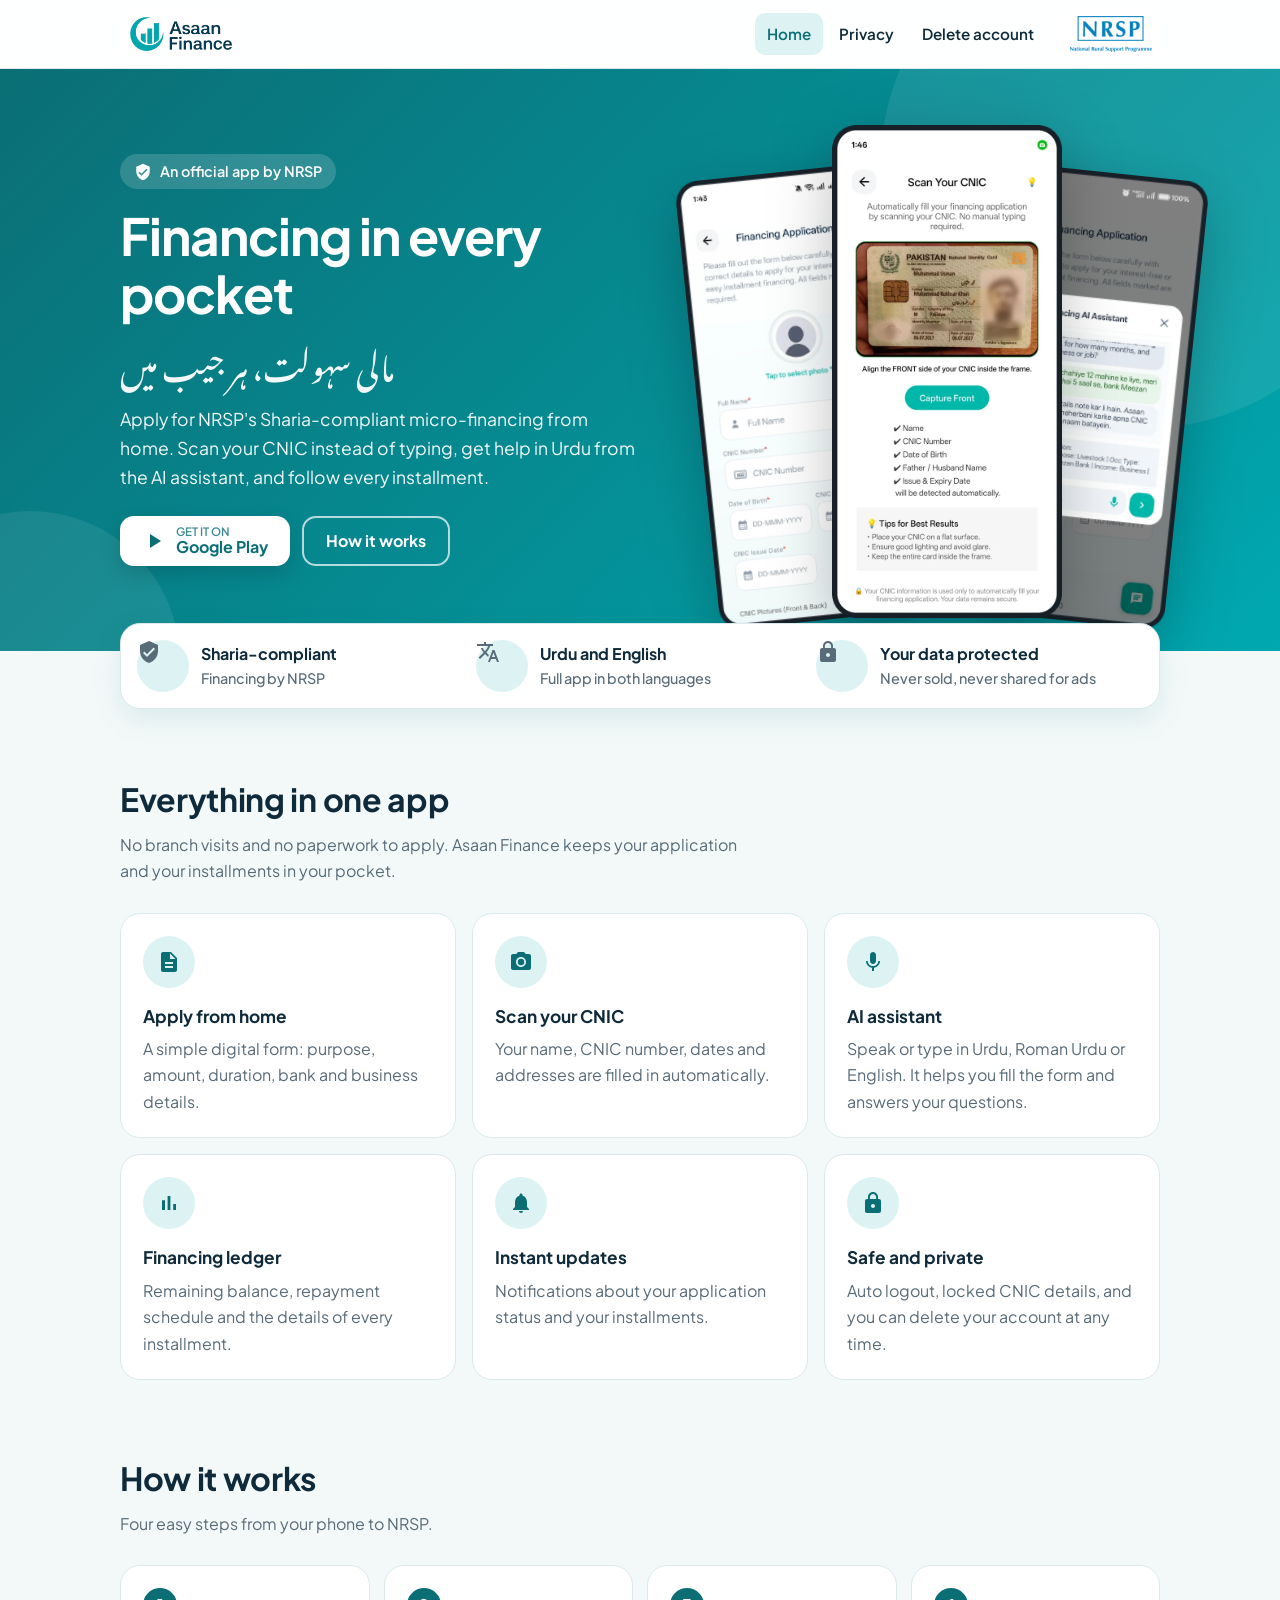
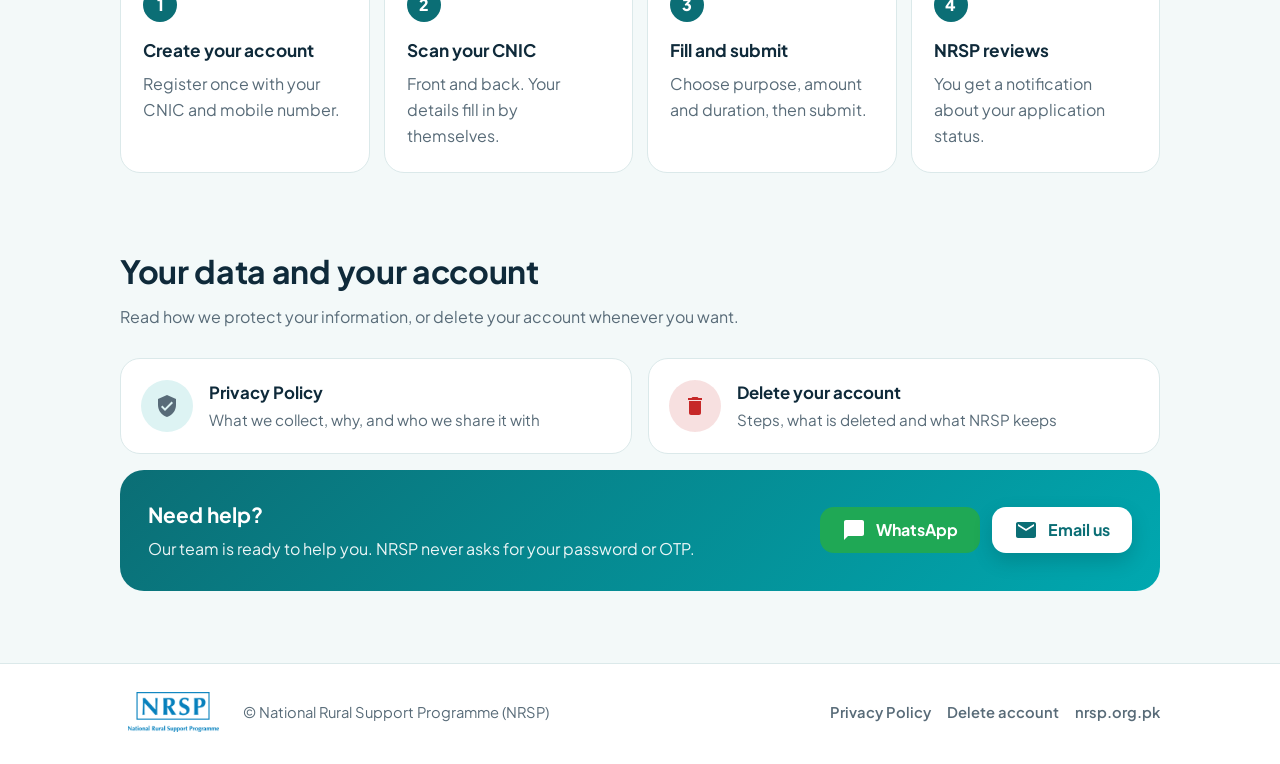
<file: docs/index.html>
<!DOCTYPE html>
<html lang="en">
<head>
<meta charset="UTF-8">
<meta name="viewport" content="width=device-width, initial-scale=1.0">
<title>Asaan Finance by NRSP</title>
<meta name="description" content="Asaan Finance by NRSP: apply for Sharia-compliant micro-financing from your phone, scan your CNIC and track your installments.">
<meta name="theme-color" content="#0b6e75">
<link rel="icon" type="image/png" href="assets/favicon.png">
<link rel="apple-touch-icon" href="assets/apple-touch-icon.png">
<link rel="preconnect" href="https://fonts.googleapis.com">
<link rel="preconnect" href="https://fonts.gstatic.com" crossorigin>
<link href="https://fonts.googleapis.com/css2?family=Plus+Jakarta+Sans:wght@400;500;600;700;800&family=Noto+Nastaliq+Urdu:wght@500;700&display=swap" rel="stylesheet">
<link rel="stylesheet" href="style.css">
</head>
<body>
<svg width="0" height="0" style="position:absolute" aria-hidden="true">
  <symbol id="i-doc" viewBox="0 0 24 24"><path d="M14 2H6c-1.1 0-2 .9-2 2v16c0 1.1.9 2 2 2h12c1.1 0 2-.9 2-2V8l-6-6zm2 16H8v-2h8v2zm0-4H8v-2h8v2zm-3-5V3.5L18.5 9H13z"/></symbol>
  <symbol id="i-camera" viewBox="0 0 24 24"><path d="M12 15.2a3.2 3.2 0 1 0 0-6.4 3.2 3.2 0 0 0 0 6.4zM9 2 7.17 4H4c-1.1 0-2 .9-2 2v12c0 1.1.9 2 2 2h16c1.1 0 2-.9 2-2V6c0-1.1-.9-2-2-2h-3.17L15 2H9zm3 15c-2.76 0-5-2.24-5-5s2.24-5 5-5 5 2.24 5 5-2.24 5-5 5z"/></symbol>
  <symbol id="i-mic" viewBox="0 0 24 24"><path d="M12 14c1.66 0 2.99-1.34 2.99-3L15 5c0-1.66-1.34-3-3-3S9 3.34 9 5v6c0 1.66 1.34 3 3 3zm5.3-3c0 3-2.54 5.1-5.3 5.1S6.7 14 6.7 11H5c0 3.41 2.72 6.23 6 6.72V21h2v-3.28c3.28-.48 6-3.3 6-6.72h-1.7z"/></symbol>
  <symbol id="i-chart" viewBox="0 0 24 24"><path d="M5 9.2h3V19H5zM10.6 5h2.8v14h-2.8zm5.6 8H19v6h-2.8z"/></symbol>
  <symbol id="i-bell" viewBox="0 0 24 24"><path d="M12 22c1.1 0 2-.9 2-2h-4c0 1.1.89 2 2 2zm6-6v-5c0-3.07-1.64-5.64-4.5-6.32V4c0-.83-.67-1.5-1.5-1.5s-1.5.67-1.5 1.5v.68C7.63 5.36 6 7.92 6 11v5l-2 2v1h16v-1l-2-2z"/></symbol>
  <symbol id="i-shield" viewBox="0 0 24 24"><path d="M12 1 3 5v6c0 5.55 3.84 10.74 9 12 5.16-1.26 9-6.45 9-12V5l-9-4zm-2 16-4-4 1.41-1.41L10 14.17l6.59-6.59L18 9l-8 8z"/></symbol>
  <symbol id="i-lang" viewBox="0 0 24 24"><path d="m12.87 15.07-2.54-2.51.03-.03c1.74-1.94 2.98-4.17 3.71-6.53H17V4h-7V2H8v2H1v1.99h11.17C11.5 7.92 10.44 9.75 9 11.35 8.07 10.32 7.3 9.19 6.69 8h-2c.73 1.63 1.73 3.17 2.98 4.56l-5.09 5.02L4 19l5-5 3.11 3.11.76-2.04zM18.5 10h-2L12 22h2l1.12-3h4.75L21 22h2l-4.5-12zm-2.62 7 1.62-4.33L19.12 17h-3.24z"/></symbol>
  <symbol id="i-lock" viewBox="0 0 24 24"><path d="M18 8h-1V6c0-2.76-2.24-5-5-5S7 3.24 7 6v2H6c-1.1 0-2 .9-2 2v10c0 1.1.9 2 2 2h12c1.1 0 2-.9 2-2V10c0-1.1-.9-2-2-2zm-6 9c-1.1 0-2-.9-2-2s.9-2 2-2 2 .9 2 2-.9 2-2 2zm3.1-9H8.9V6c0-1.71 1.39-3.1 3.1-3.1 1.71 0 3.1 1.39 3.1 3.1v2z"/></symbol>
  <symbol id="i-trash" viewBox="0 0 24 24"><path d="M6 19c0 1.1.9 2 2 2h8c1.1 0 2-.9 2-2V7H6v12zM19 4h-3.5l-1-1h-5l-1 1H5v2h14V4z"/></symbol>
  <symbol id="i-chat" viewBox="0 0 24 24"><path d="M20 2H4c-1.1 0-1.99.9-1.99 2L2 22l4-4h14c1.1 0 2-.9 2-2V4c0-1.1-.9-2-2-2z"/></symbol>
  <symbol id="i-mail" viewBox="0 0 24 24"><path d="M20 4H4c-1.1 0-1.99.9-1.99 2L2 18c0 1.1.9 2 2 2h16c1.1 0 2-.9 2-2V6c0-1.1-.9-2-2-2zm0 4-8 5-8-5V6l8 5 8-5v2z"/></symbol>
  <symbol id="i-play" viewBox="0 0 24 24"><path d="M8 5v14l11-7z"/></symbol>
</svg>

<header class="site-header">
  <div class="wrap">
    <a class="logo-chip" href="index.html" aria-label="Asaan Finance home"><img src="assets/asaan-finance-logo.png" alt="Asaan Finance"></a>
    <nav class="nav" aria-label="Main">
      <a href="index.html" aria-current="page">Home</a>
      <a href="privacy-policy.html">Privacy</a>
      <a href="delete-account.html">Delete account</a>
    </nav>
    <span class="nrsp-chip"><img src="assets/nrsp-logo.png" alt="National Rural Support Programme (NRSP)"></span>
  </div>
</header>

<section class="hero">
  <div class="wrap">
    <div>
      <span class="pill"><svg class="icon" style="width:18px;height:18px"><use href="#i-shield"/></svg> An official app by NRSP</span>
      <h1>Financing in every pocket</h1>
      <p class="ur" dir="rtl" lang="ur">مالی سہولت، ہر جیب میں</p>
      <p class="lead">Apply for NRSP's Sharia-compliant micro-financing from home. Scan your CNIC instead of typing, get help in Urdu from the AI assistant, and follow every installment.</p>
      <div class="btns">
        <a class="btn btn-white" href="https://play.google.com/store/apps/details?id=com.assan.finance">
          <svg class="icon"><use href="#i-play"/></svg><span><small>GET IT ON</small>Google Play</span>
        </a>
        <a class="btn btn-ghost" href="#how">How it works</a>
      </div>
    </div>
    <div class="phones" aria-hidden="true">
      <img class="p1" src="assets/phone-apply.webp" alt="">
      <img class="p2" src="assets/phone-scan.webp" alt="">
      <img class="p3" src="assets/phone-assistant.webp" alt="">
    </div>
  </div>
</section>

<div class="wrap trust">
  <div class="row">
    <div class="item"><span class="icon-circle"><svg class="icon"><use href="#i-shield"/></svg></span><div>Sharia-compliant<span>Financing by NRSP</span></div></div>
    <div class="item"><span class="icon-circle"><svg class="icon"><use href="#i-lang"/></svg></span><div>Urdu and English<span>Full app in both languages</span></div></div>
    <div class="item"><span class="icon-circle"><svg class="icon"><use href="#i-lock"/></svg></span><div>Your data protected<span>Never sold, never shared for ads</span></div></div>
  </div>
</div>

<section class="block">
  <div class="wrap">
    <h2 class="section-title">Everything in one app</h2>
    <p class="section-sub">No branch visits and no paperwork to apply. Asaan Finance keeps your application and your installments in your pocket.</p>
    <div class="grid grid-3">
      <div class="card"><span class="icon-circle"><svg class="icon"><use href="#i-doc"/></svg></span><h3>Apply from home</h3><p>A simple digital form: purpose, amount, duration, bank and business details.</p></div>
      <div class="card"><span class="icon-circle"><svg class="icon"><use href="#i-camera"/></svg></span><h3>Scan your CNIC</h3><p>Your name, CNIC number, dates and addresses are filled in automatically.</p></div>
      <div class="card"><span class="icon-circle"><svg class="icon"><use href="#i-mic"/></svg></span><h3>AI assistant</h3><p>Speak or type in Urdu, Roman Urdu or English. It helps you fill the form and answers your questions.</p></div>
      <div class="card"><span class="icon-circle"><svg class="icon"><use href="#i-chart"/></svg></span><h3>Financing ledger</h3><p>Remaining balance, repayment schedule and the details of every installment.</p></div>
      <div class="card"><span class="icon-circle"><svg class="icon"><use href="#i-bell"/></svg></span><h3>Instant updates</h3><p>Notifications about your application status and your installments.</p></div>
      <div class="card"><span class="icon-circle"><svg class="icon"><use href="#i-lock"/></svg></span><h3>Safe and private</h3><p>Auto logout, locked CNIC details, and you can delete your account at any time.</p></div>
    </div>
  </div>
</section>

<section class="block" id="how">
  <div class="wrap">
    <h2 class="section-title">How it works</h2>
    <p class="section-sub">Four easy steps from your phone to NRSP.</p>
    <div class="steps">
      <div class="card step"><span class="num">1</span><h3>Create your account</h3><p>Register once with your CNIC and mobile number.</p></div>
      <div class="card step"><span class="num">2</span><h3>Scan your CNIC</h3><p>Front and back. Your details fill in by themselves.</p></div>
      <div class="card step"><span class="num">3</span><h3>Fill and submit</h3><p>Choose purpose, amount and duration, then submit.</p></div>
      <div class="card step"><span class="num">4</span><h3>NRSP reviews</h3><p>You get a notification about your application status.</p></div>
    </div>
  </div>
</section>

<section class="block">
  <div class="wrap">
    <h2 class="section-title">Your data and your account</h2>
    <p class="section-sub">Read how we protect your information, or delete your account whenever you want.</p>
    <div class="grid grid-2">
      <a class="tile" href="privacy-policy.html"><span class="icon-circle"><svg class="icon"><use href="#i-shield"/></svg></span><div><strong>Privacy Policy</strong><span>What we collect, why, and who we share it with</span></div></a>
      <a class="tile" href="delete-account.html"><span class="icon-circle red"><svg class="icon"><use href="#i-trash"/></svg></span><div><strong>Delete your account</strong><span>Steps, what is deleted and what NRSP keeps</span></div></a>
    </div>

    <div class="contact">
      <div>
        <h3>Need help?</h3>
        <p>Our team is ready to help you. NRSP never asks for your password or OTP.</p>
      </div>
      <div class="btns">
        <a class="btn btn-green" href="https://wa.me/923028582454"><svg class="icon"><use href="#i-chat"/></svg>WhatsApp</a>
        <a class="btn btn-white" href="mailto:mer_dojlm@yahoo.com"><svg class="icon"><use href="#i-mail"/></svg>Email us</a>
      </div>
    </div>
  </div>
</section>

<footer class="site-footer">
  <div class="wrap">
    <span class="chip"><img src="assets/nrsp-logo.png" alt="National Rural Support Programme (NRSP)"></span>
    <span>&copy; National Rural Support Programme (NRSP)</span>
    <nav aria-label="Footer">
      <a href="privacy-policy.html">Privacy Policy</a>
      <a href="delete-account.html">Delete account</a>
      <a href="https://nrsp.org.pk">nrsp.org.pk</a>
    </nav>
  </div>
</footer>
</body>
</html>
</file>
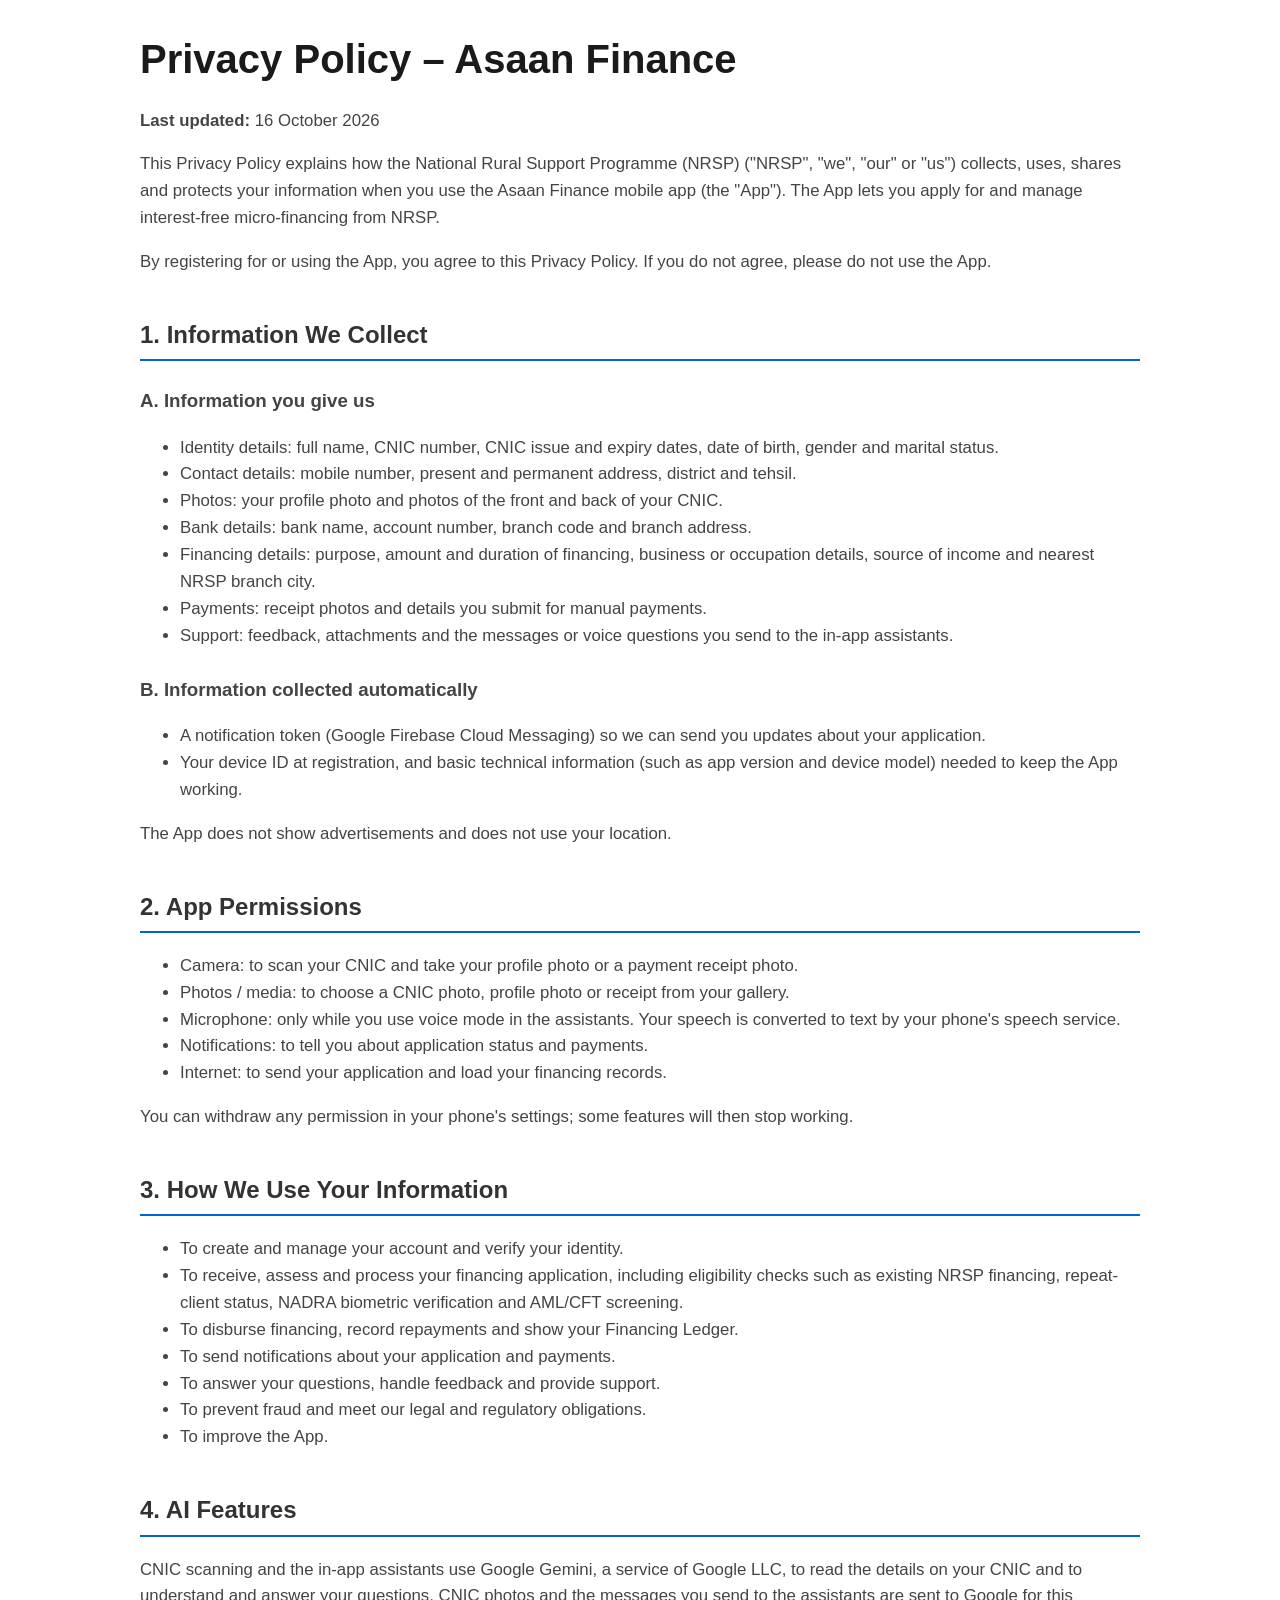
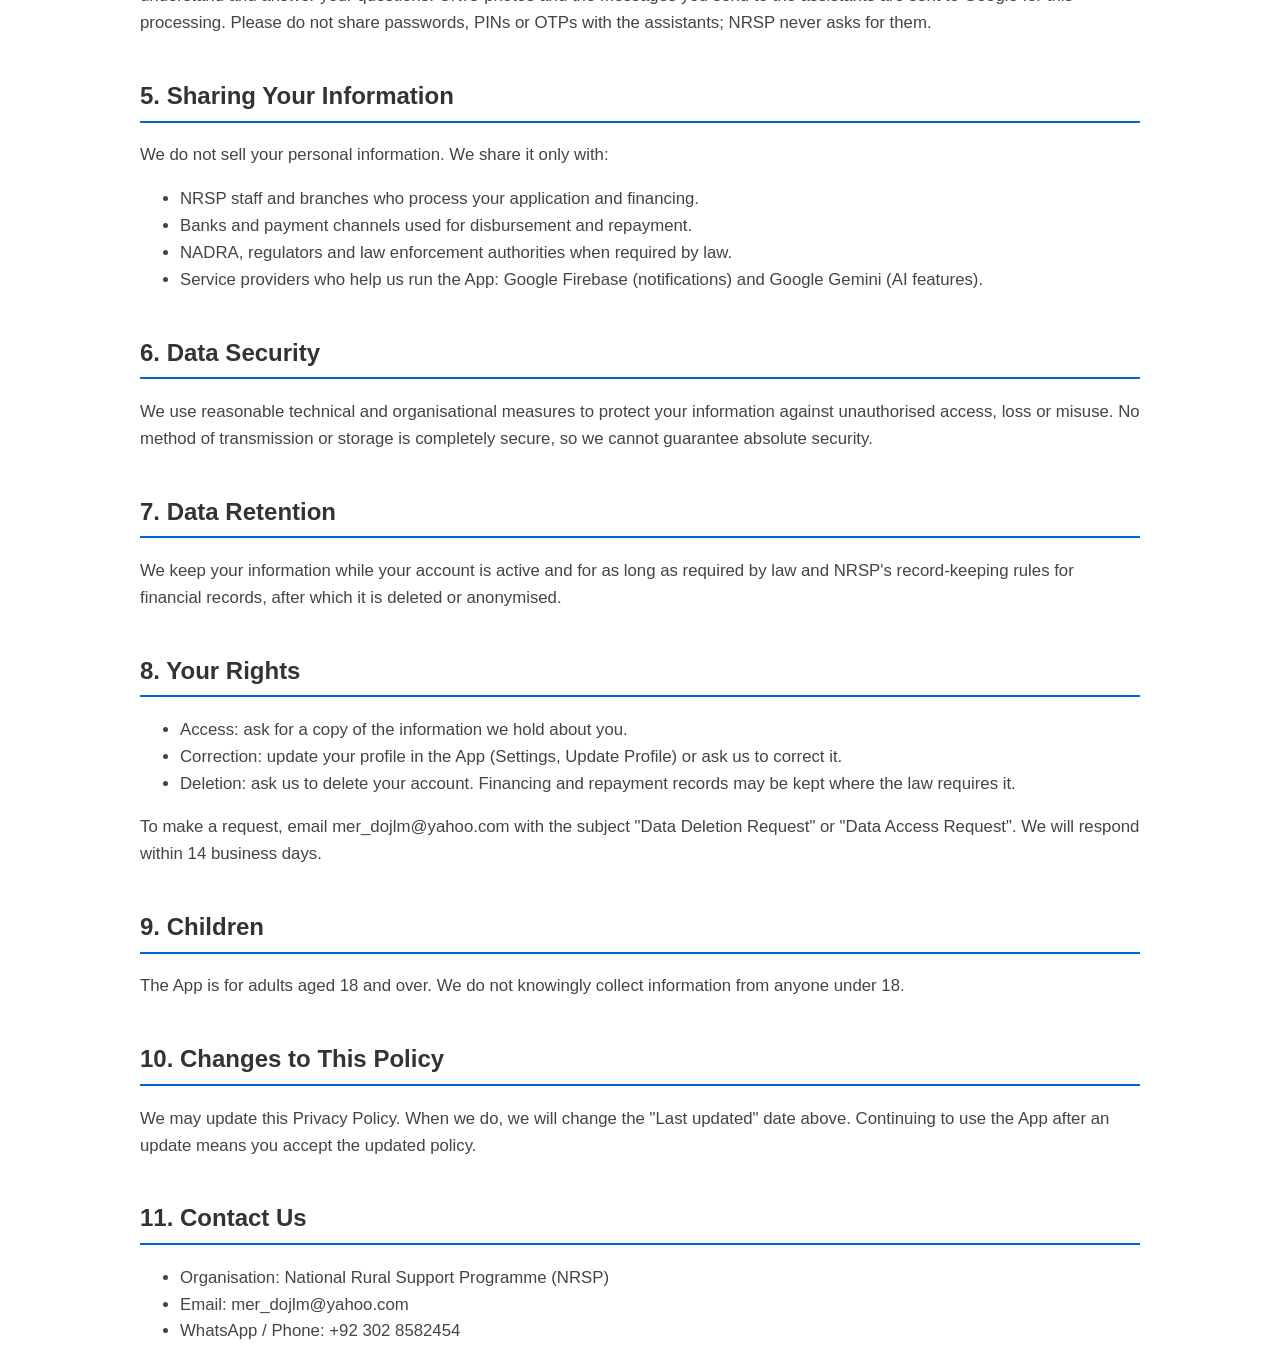
<file: privacy.html>
<!DOCTYPE html>
<html lang="en">
<head>
    <meta charset="UTF-8">
    <meta name="viewport" content="width=device-width, initial-scale=1.0">
    <title>Privacy Policy - Asaan Finance (NRSP)</title>
    <style>
        body {
            font-family: 'Segoe UI', Tahoma, Geneva, Verdana, sans-serif;
            line-height: 1.6;
            margin: 20px;
            color: #222;
            max-width: 1000px;
            margin: auto;
            background-color: #ffffff;
        }
        h1 {
            color: #1a1a1a;
            font-size: 2.5em;
            margin-bottom: 5px;
        }
        h2 {
            color: #333;
            border-bottom: 2px solid #0066cc;
            padding-bottom: 5px;
            margin-top: 40px;
        }
        h3 {
            color: #444;
            margin-top: 25px;
        }
        p, li {
            font-size: 1.05em;
            color: #444;
        }
        a {
            color: #0066cc;
            text-decoration: none;
            font-weight: bold;
        }
        a:hover {
            text-decoration: underline;
        }
        .highlight {
            background-color: #f0f7ff;
            padding: 20px;
            border-left: 5px solid #0066cc;
            margin: 20px 0;
            border-radius: 0 8px 8px 0;
        }
        .contact-box {
            background-color: #f9f9f9;
            border: 1px solid #ddd;
            padding: 20px;
            border-radius: 8px;
            margin-top: 30px;
        }
    </style>
</head>
<body>
        <h1>Privacy Policy – Asaan Finance</h1>
        <p><strong>Last updated:</strong> 16 October 2026</p>
        <p>This Privacy Policy explains how the National Rural Support Programme (NRSP) (&quot;NRSP&quot;, &quot;we&quot;, &quot;our&quot; or &quot;us&quot;) collects, uses, shares and protects your information when you use the Asaan Finance mobile app (the &quot;App&quot;). The App lets you apply for and manage interest-free micro-financing from NRSP.</p>
        <p>By registering for or using the App, you agree to this Privacy Policy. If you do not agree, please do not use the App.</p>
        <h2>1. Information We Collect</h2>
        <h3>A. Information you give us</h3>
        <ul><li>Identity details: full name, CNIC number, CNIC issue and expiry dates, date of birth, gender and marital status.</li><li>Contact details: mobile number, present and permanent address, district and tehsil.</li><li>Photos: your profile photo and photos of the front and back of your CNIC.</li><li>Bank details: bank name, account number, branch code and branch address.</li><li>Financing details: purpose, amount and duration of financing, business or occupation details, source of income and nearest NRSP branch city.</li><li>Payments: receipt photos and details you submit for manual payments.</li><li>Support: feedback, attachments and the messages or voice questions you send to the in-app assistants.</li></ul>
        <h3>B. Information collected automatically</h3>
        <ul><li>A notification token (Google Firebase Cloud Messaging) so we can send you updates about your application.</li><li>Your device ID at registration, and basic technical information (such as app version and device model) needed to keep the App working.</li></ul>
        <p>The App does not show advertisements and does not use your location.</p>
        <h2>2. App Permissions</h2>
        <ul><li>Camera: to scan your CNIC and take your profile photo or a payment receipt photo.</li><li>Photos / media: to choose a CNIC photo, profile photo or receipt from your gallery.</li><li>Microphone: only while you use voice mode in the assistants. Your speech is converted to text by your phone&#x27;s speech service.</li><li>Notifications: to tell you about application status and payments.</li><li>Internet: to send your application and load your financing records.</li></ul>
        <p>You can withdraw any permission in your phone&#x27;s settings; some features will then stop working.</p>
        <h2>3. How We Use Your Information</h2>
        <ul><li>To create and manage your account and verify your identity.</li><li>To receive, assess and process your financing application, including eligibility checks such as existing NRSP financing, repeat-client status, NADRA biometric verification and AML/CFT screening.</li><li>To disburse financing, record repayments and show your Financing Ledger.</li><li>To send notifications about your application and payments.</li><li>To answer your questions, handle feedback and provide support.</li><li>To prevent fraud and meet our legal and regulatory obligations.</li><li>To improve the App.</li></ul>
        <h2>4. AI Features</h2>
        <p>CNIC scanning and the in-app assistants use Google Gemini, a service of Google LLC, to read the details on your CNIC and to understand and answer your questions. CNIC photos and the messages you send to the assistants are sent to Google for this processing. Please do not share passwords, PINs or OTPs with the assistants; NRSP never asks for them.</p>
        <h2>5. Sharing Your Information</h2>
        <p>We do not sell your personal information. We share it only with:</p>
        <ul><li>NRSP staff and branches who process your application and financing.</li><li>Banks and payment channels used for disbursement and repayment.</li><li>NADRA, regulators and law enforcement authorities when required by law.</li><li>Service providers who help us run the App: Google Firebase (notifications) and Google Gemini (AI features).</li></ul>
        <h2>6. Data Security</h2>
        <p>We use reasonable technical and organisational measures to protect your information against unauthorised access, loss or misuse. No method of transmission or storage is completely secure, so we cannot guarantee absolute security.</p>
        <h2>7. Data Retention</h2>
        <p>We keep your information while your account is active and for as long as required by law and NRSP&#x27;s record-keeping rules for financial records, after which it is deleted or anonymised.</p>
        <h2>8. Your Rights</h2>
        <ul><li>Access: ask for a copy of the information we hold about you.</li><li>Correction: update your profile in the App (Settings, Update Profile) or ask us to correct it.</li><li>Deletion: ask us to delete your account. Financing and repayment records may be kept where the law requires it.</li></ul>
        <p>To make a request, email mer_dojlm@yahoo.com with the subject &quot;Data Deletion Request&quot; or &quot;Data Access Request&quot;. We will respond within 14 business days.</p>
        <h2>9. Children</h2>
        <p>The App is for adults aged 18 and over. We do not knowingly collect information from anyone under 18.</p>
        <h2>10. Changes to This Policy</h2>
        <p>We may update this Privacy Policy. When we do, we will change the &quot;Last updated&quot; date above. Continuing to use the App after an update means you accept the updated policy.</p>
        <h2>11. Contact Us</h2>
        <ul><li>Organisation: National Rural Support Programme (NRSP)</li><li>Email: mer_dojlm@yahoo.com</li><li>WhatsApp / Phone: +92 302 8582454</li></ul>
</body>
</html>
</file>
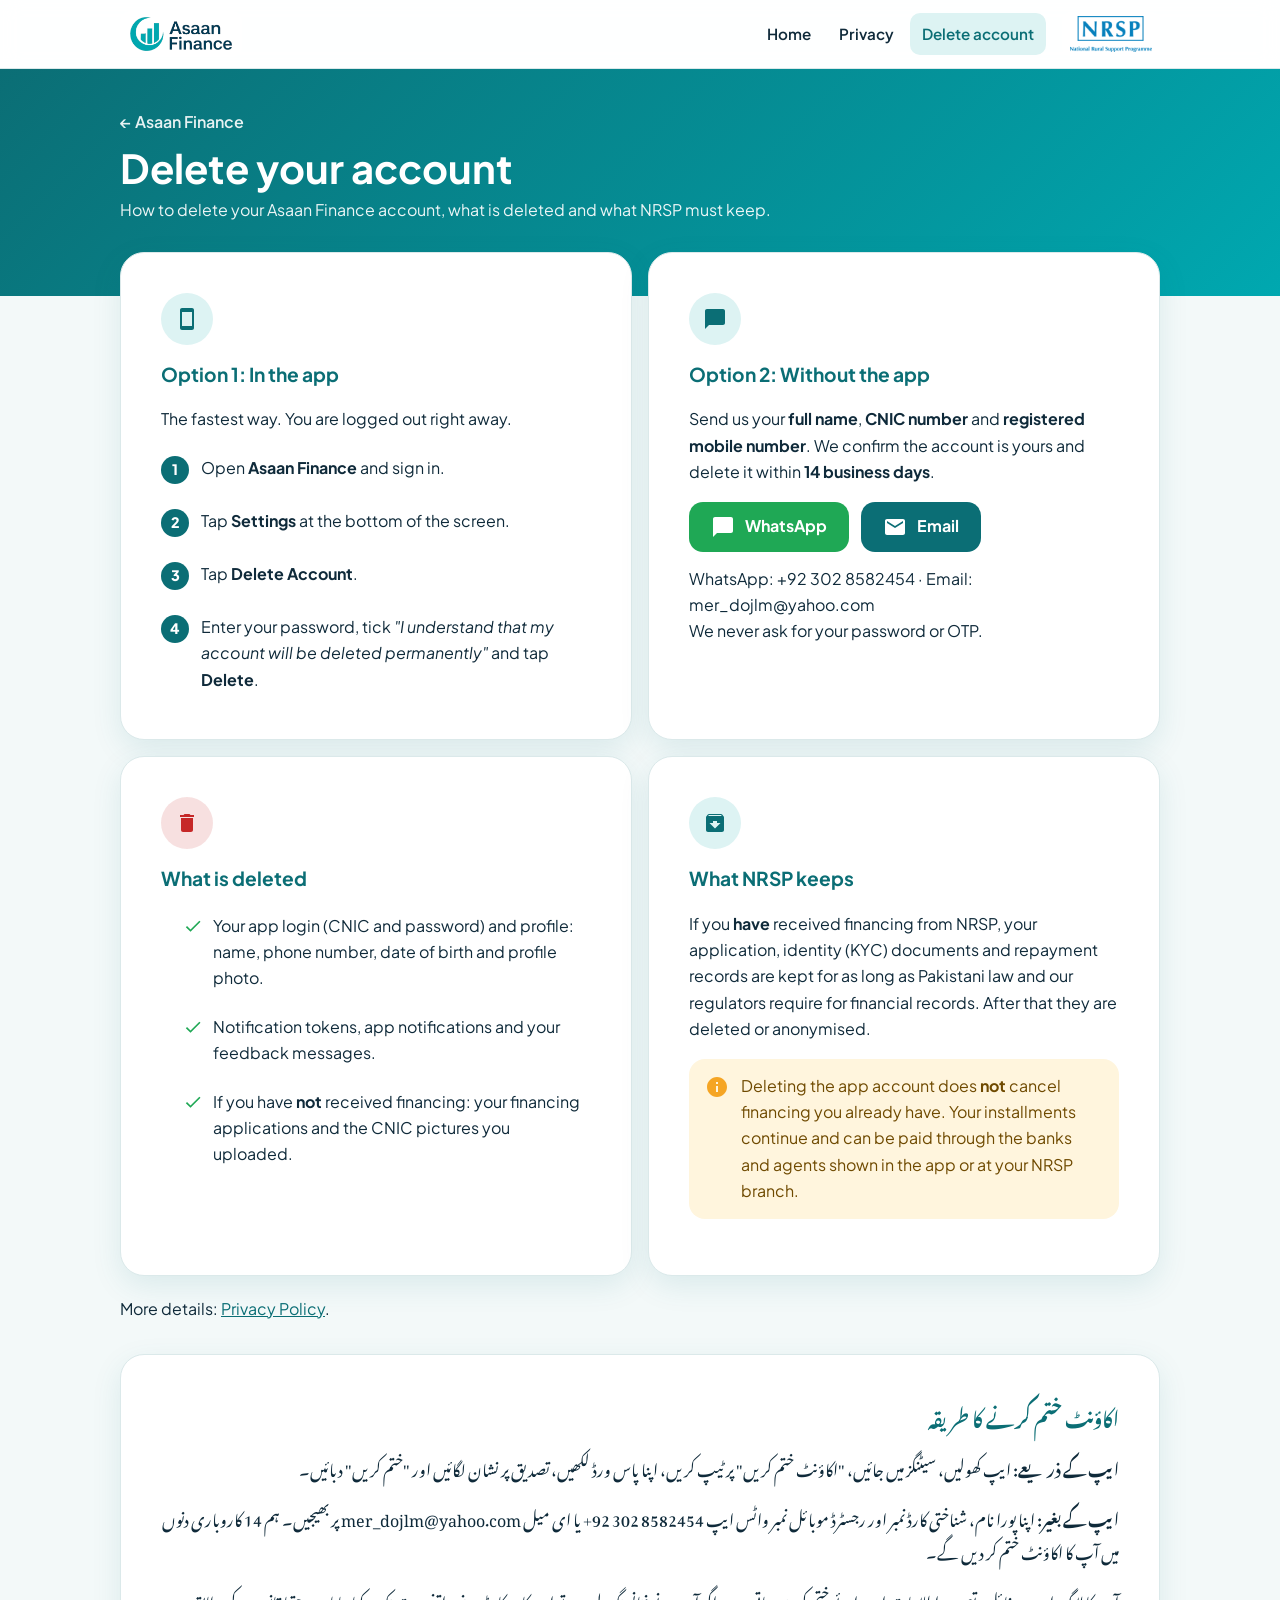
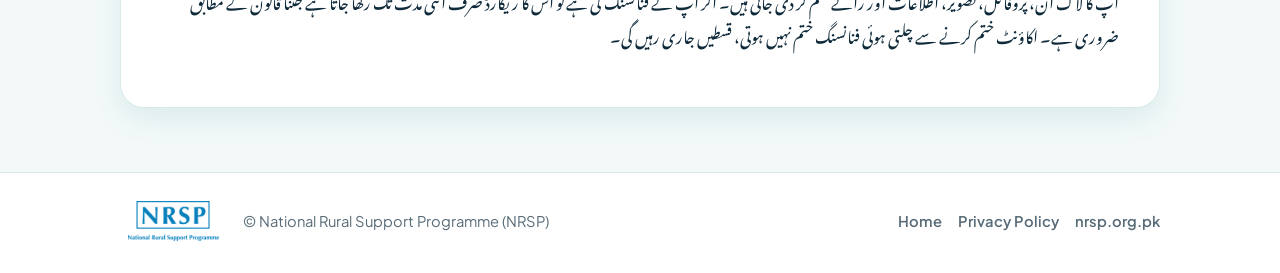
<file: docs/delete-account.html>
<!DOCTYPE html>
<html lang="en">
<head>
<meta charset="UTF-8">
<meta name="viewport" content="width=device-width, initial-scale=1.0">
<title>Delete Your Account - Asaan Finance by NRSP</title>
<meta name="description" content="How to delete your Asaan Finance account and data, what is deleted and what NRSP keeps.">
<meta name="theme-color" content="#0b6e75">
<link rel="icon" type="image/png" href="assets/favicon.png">
<link rel="apple-touch-icon" href="assets/apple-touch-icon.png">
<link rel="preconnect" href="https://fonts.googleapis.com">
<link rel="preconnect" href="https://fonts.gstatic.com" crossorigin>
<link href="https://fonts.googleapis.com/css2?family=Plus+Jakarta+Sans:wght@400;500;600;700;800&family=Noto+Nastaliq+Urdu:wght@500;700&display=swap" rel="stylesheet">
<link rel="stylesheet" href="style.css">
</head>
<body>
<svg width="0" height="0" style="position:absolute" aria-hidden="true">
  <symbol id="i-phone" viewBox="0 0 24 24"><path d="M17 1.01 7 1c-1.1 0-2 .9-2 2v18c0 1.1.9 2 2 2h10c1.1 0 2-.9 2-2V3c0-1.1-.9-1.99-2-1.99zM17 19H7V5h10v14z"/></symbol>
  <symbol id="i-chat" viewBox="0 0 24 24"><path d="M20 2H4c-1.1 0-1.99.9-1.99 2L2 22l4-4h14c1.1 0 2-.9 2-2V4c0-1.1-.9-2-2-2z"/></symbol>
  <symbol id="i-mail" viewBox="0 0 24 24"><path d="M20 4H4c-1.1 0-1.99.9-1.99 2L2 18c0 1.1.9 2 2 2h16c1.1 0 2-.9 2-2V6c0-1.1-.9-2-2-2zm0 4-8 5-8-5V6l8 5 8-5v2z"/></symbol>
  <symbol id="i-check" viewBox="0 0 24 24"><path d="M9 16.17 4.83 12l-1.42 1.41L9 19 21 7l-1.41-1.41z"/></symbol>
  <symbol id="i-info" viewBox="0 0 24 24"><path d="M12 2C6.48 2 2 6.48 2 12s4.48 10 10 10 10-4.48 10-10S17.52 2 12 2zm1 15h-2v-6h2v6zm0-8h-2V7h2v2z"/></symbol>
  <symbol id="i-trash" viewBox="0 0 24 24"><path d="M6 19c0 1.1.9 2 2 2h8c1.1 0 2-.9 2-2V7H6v12zM19 4h-3.5l-1-1h-5l-1 1H5v2h14V4z"/></symbol>
  <symbol id="i-archive" viewBox="0 0 24 24"><path d="M20.54 5.23 19.15 3.55C18.88 3.21 18.47 3 18 3H6c-.47 0-.88.21-1.16.55L3.46 5.23C3.17 5.57 3 6.02 3 6.5V19c0 1.1.9 2 2 2h14c1.1 0 2-.9 2-2V6.5c0-.48-.17-.93-.46-1.27zM12 17.5 6.5 12H10v-2h4v2h3.5L12 17.5zM5.12 5l.81-1h12l.94 1H5.12z"/></symbol>
</svg>

<header class="site-header">
  <div class="wrap">
    <a class="logo-chip" href="index.html" aria-label="Asaan Finance home"><img src="assets/asaan-finance-logo.png" alt="Asaan Finance"></a>
    <nav class="nav" aria-label="Main">
      <a href="index.html">Home</a>
      <a href="privacy-policy.html">Privacy</a>
      <a href="delete-account.html" aria-current="page">Delete account</a>
    </nav>
    <span class="nrsp-chip"><img src="assets/nrsp-logo.png" alt="National Rural Support Programme (NRSP)"></span>
  </div>
</header>

<section class="page-hero">
  <div class="wrap">
    <a class="back" href="index.html">&larr; Asaan Finance</a>
    <h1>Delete your account</h1>
    <p>How to delete your Asaan Finance account, what is deleted and what NRSP must keep.</p>
  </div>
</section>

<main class="wrap doc">
  <div class="grid grid-2">
    <article class="doc-card">
      <span class="icon-circle"><svg class="icon"><use href="#i-phone"/></svg></span>
      <h2 style="margin-top:14px">Option 1: In the app</h2>
      <p class="muted">The fastest way. You are logged out right away.</p>
      <ol class="list-steps">
        <li><span class="num">1</span><div>Open <strong>Asaan Finance</strong> and sign in.</div></li>
        <li><span class="num">2</span><div>Tap <strong>Settings</strong> at the bottom of the screen.</div></li>
        <li><span class="num">3</span><div>Tap <strong>Delete Account</strong>.</div></li>
        <li><span class="num">4</span><div>Enter your password, tick <em>&quot;I understand that my account will be deleted permanently&quot;</em> and tap <strong>Delete</strong>.</div></li>
      </ol>
    </article>

    <article class="doc-card">
      <span class="icon-circle"><svg class="icon"><use href="#i-chat"/></svg></span>
      <h2 style="margin-top:14px">Option 2: Without the app</h2>
      <p class="muted">Send us your <strong>full name</strong>, <strong>CNIC number</strong> and <strong>registered mobile number</strong>. We confirm the account is yours and delete it within <strong>14 business days</strong>.</p>
      <div class="btns" style="margin-top:16px">
        <a class="btn btn-green" href="https://wa.me/923028582454?text=Account%20Deletion%20Request"><svg class="icon"><use href="#i-chat"/></svg>WhatsApp</a>
        <a class="btn btn-teal" href="mailto:mer_dojlm@yahoo.com?subject=Account%20Deletion%20Request"><svg class="icon"><use href="#i-mail"/></svg>Email</a>
      </div>
      <p class="muted" style="margin-top:14px">WhatsApp: +92 302 8582454 &middot; Email: mer_dojlm@yahoo.com<br>We never ask for your password or OTP.</p>
    </article>
  </div>

  <div class="grid grid-2" style="margin-top:16px">
    <article class="doc-card">
      <span class="icon-circle red"><svg class="icon"><use href="#i-trash"/></svg></span>
      <h2 style="margin-top:14px">What is deleted</h2>
      <ul class="checks">
        <li><svg class="icon"><use href="#i-check"/></svg><span>Your app login (CNIC and password) and profile: name, phone number, date of birth and profile photo.</span></li>
        <li><svg class="icon"><use href="#i-check"/></svg><span>Notification tokens, app notifications and your feedback messages.</span></li>
        <li><svg class="icon"><use href="#i-check"/></svg><span>If you have <strong>not</strong> received financing: your financing applications and the CNIC pictures you uploaded.</span></li>
      </ul>
    </article>

    <article class="doc-card">
      <span class="icon-circle"><svg class="icon"><use href="#i-archive"/></svg></span>
      <h2 style="margin-top:14px">What NRSP keeps</h2>
      <p>If you <strong>have</strong> received financing from NRSP, your application, identity (KYC) documents and repayment records are kept for as long as Pakistani law and our regulators require for financial records. After that they are deleted or anonymised.</p>
      <div class="note"><svg class="icon"><use href="#i-info"/></svg><div>Deleting the app account does <strong>not</strong> cancel financing you already have. Your installments continue and can be paid through the banks and agents shown in the app or at your NRSP branch.</div></div>
    </article>
  </div>

  <p style="margin-top:20px">More details: <a href="privacy-policy.html">Privacy Policy</a>.</p>

  <section class="ur-block" dir="rtl" lang="ur">
    <article class="doc-card ur">
      <h2 style="margin-top:0">اکاؤنٹ ختم کرنے کا طریقہ</h2>
      <p><strong>ایپ کے ذریعے:</strong> ایپ کھولیں، سیٹنگز میں جائیں، &quot;اکاؤنٹ ختم کریں&quot; پر ٹیپ کریں، اپنا پاس ورڈ لکھیں، تصدیق پر نشان لگائیں اور &quot;ختم کریں&quot; دبائیں۔</p>
      <p><strong>ایپ کے بغیر:</strong> اپنا پورا نام، شناختی کارڈ نمبر اور رجسٹرڈ موبائل نمبر واٹس ایپ <bdi dir="ltr" style="white-space:nowrap">+92 302 8582454</bdi> یا ای میل <bdi dir="ltr">mer_dojlm@yahoo.com</bdi> پر بھیجیں۔ ہم 14 کاروباری دنوں میں آپ کا اکاؤنٹ ختم کر دیں گے۔</p>
      <p>آپ کا لاگ ان، پروفائل، تصویر، اطلاعات اور رائے ختم کر دی جاتی ہیں۔ اگر آپ نے فنانسنگ لی ہے تو اس کا ریکارڈ صرف اتنی مدت تک رکھا جاتا ہے جتنا قانون کے مطابق ضروری ہے۔ اکاؤنٹ ختم کرنے سے چلتی ہوئی فنانسنگ ختم نہیں ہوتی، قسطیں جاری رہیں گی۔</p>
    </article>
  </section>
</main>

<footer class="site-footer">
  <div class="wrap">
    <span class="chip"><img src="assets/nrsp-logo.png" alt="National Rural Support Programme (NRSP)"></span>
    <span>&copy; National Rural Support Programme (NRSP)</span>
    <nav aria-label="Footer">
      <a href="index.html">Home</a>
      <a href="privacy-policy.html">Privacy Policy</a>
      <a href="https://nrsp.org.pk">nrsp.org.pk</a>
    </nav>
  </div>
</footer>
</body>
</html>
</file>
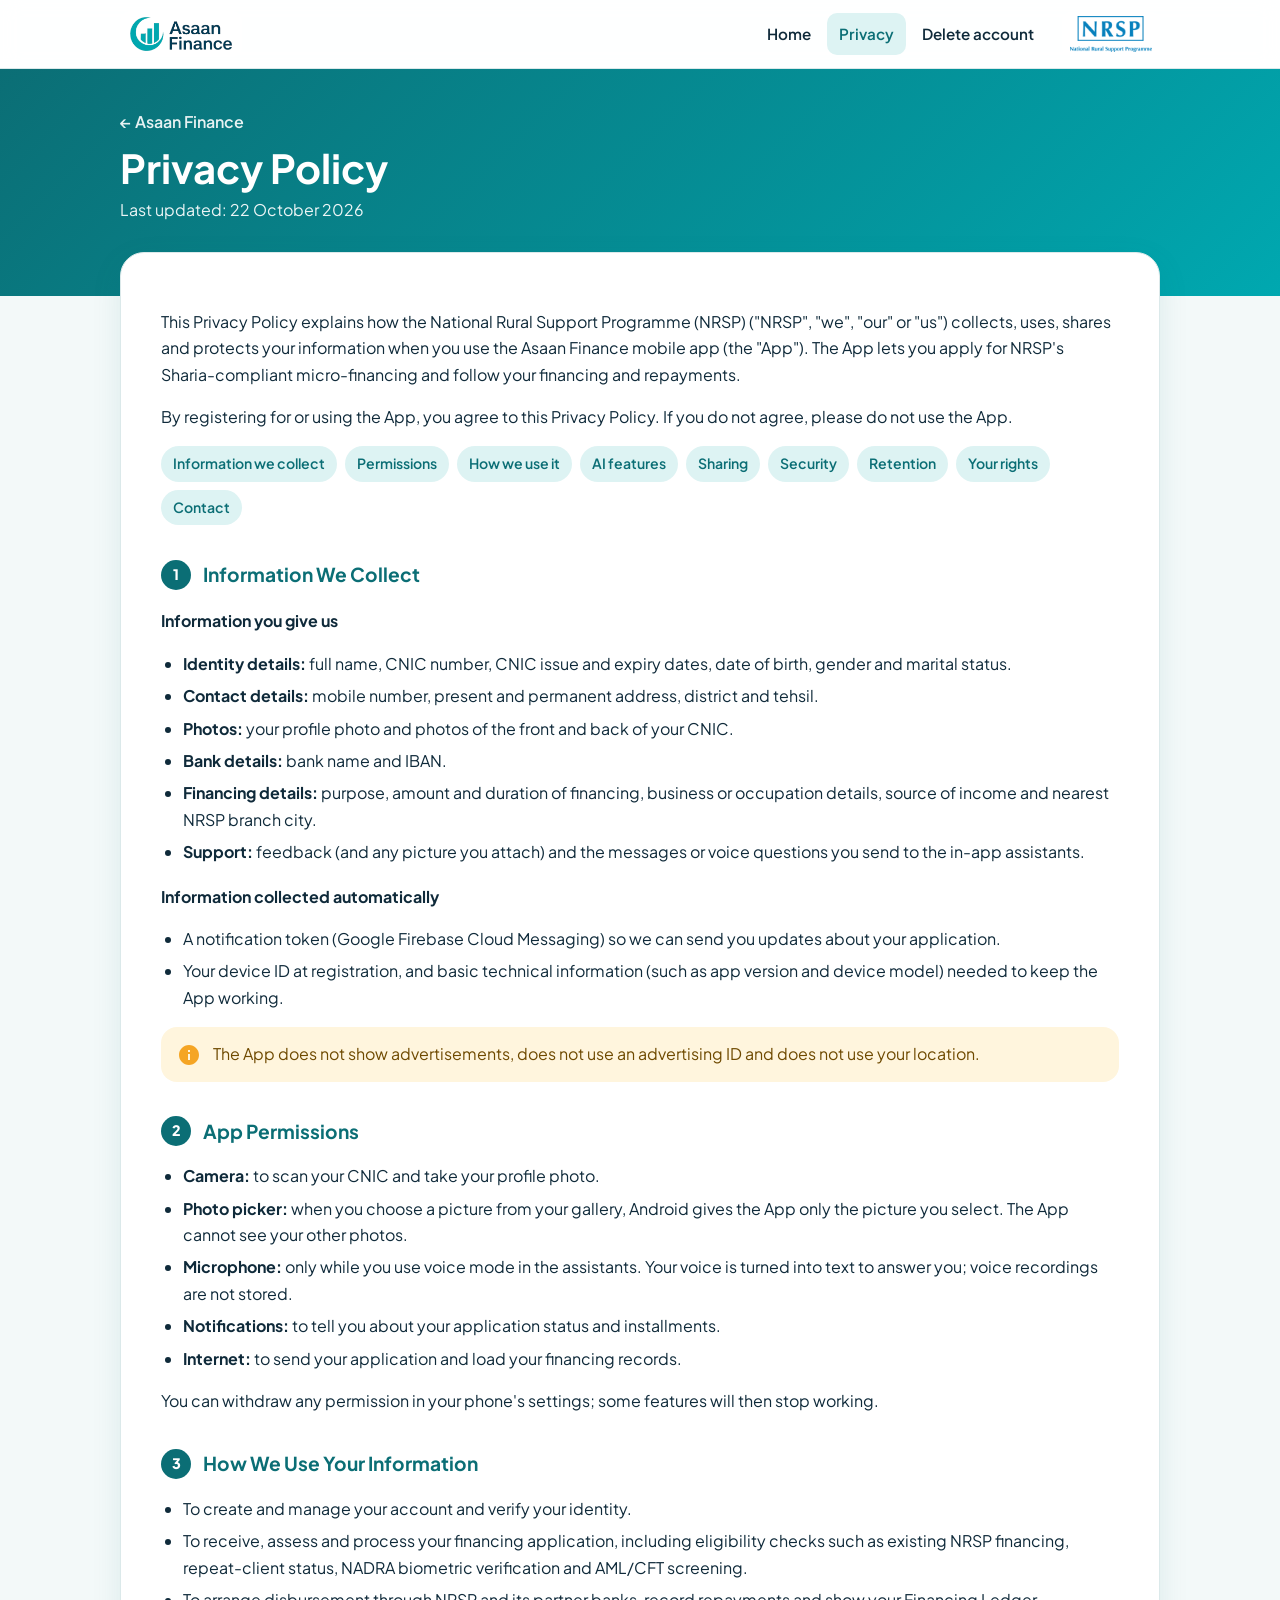
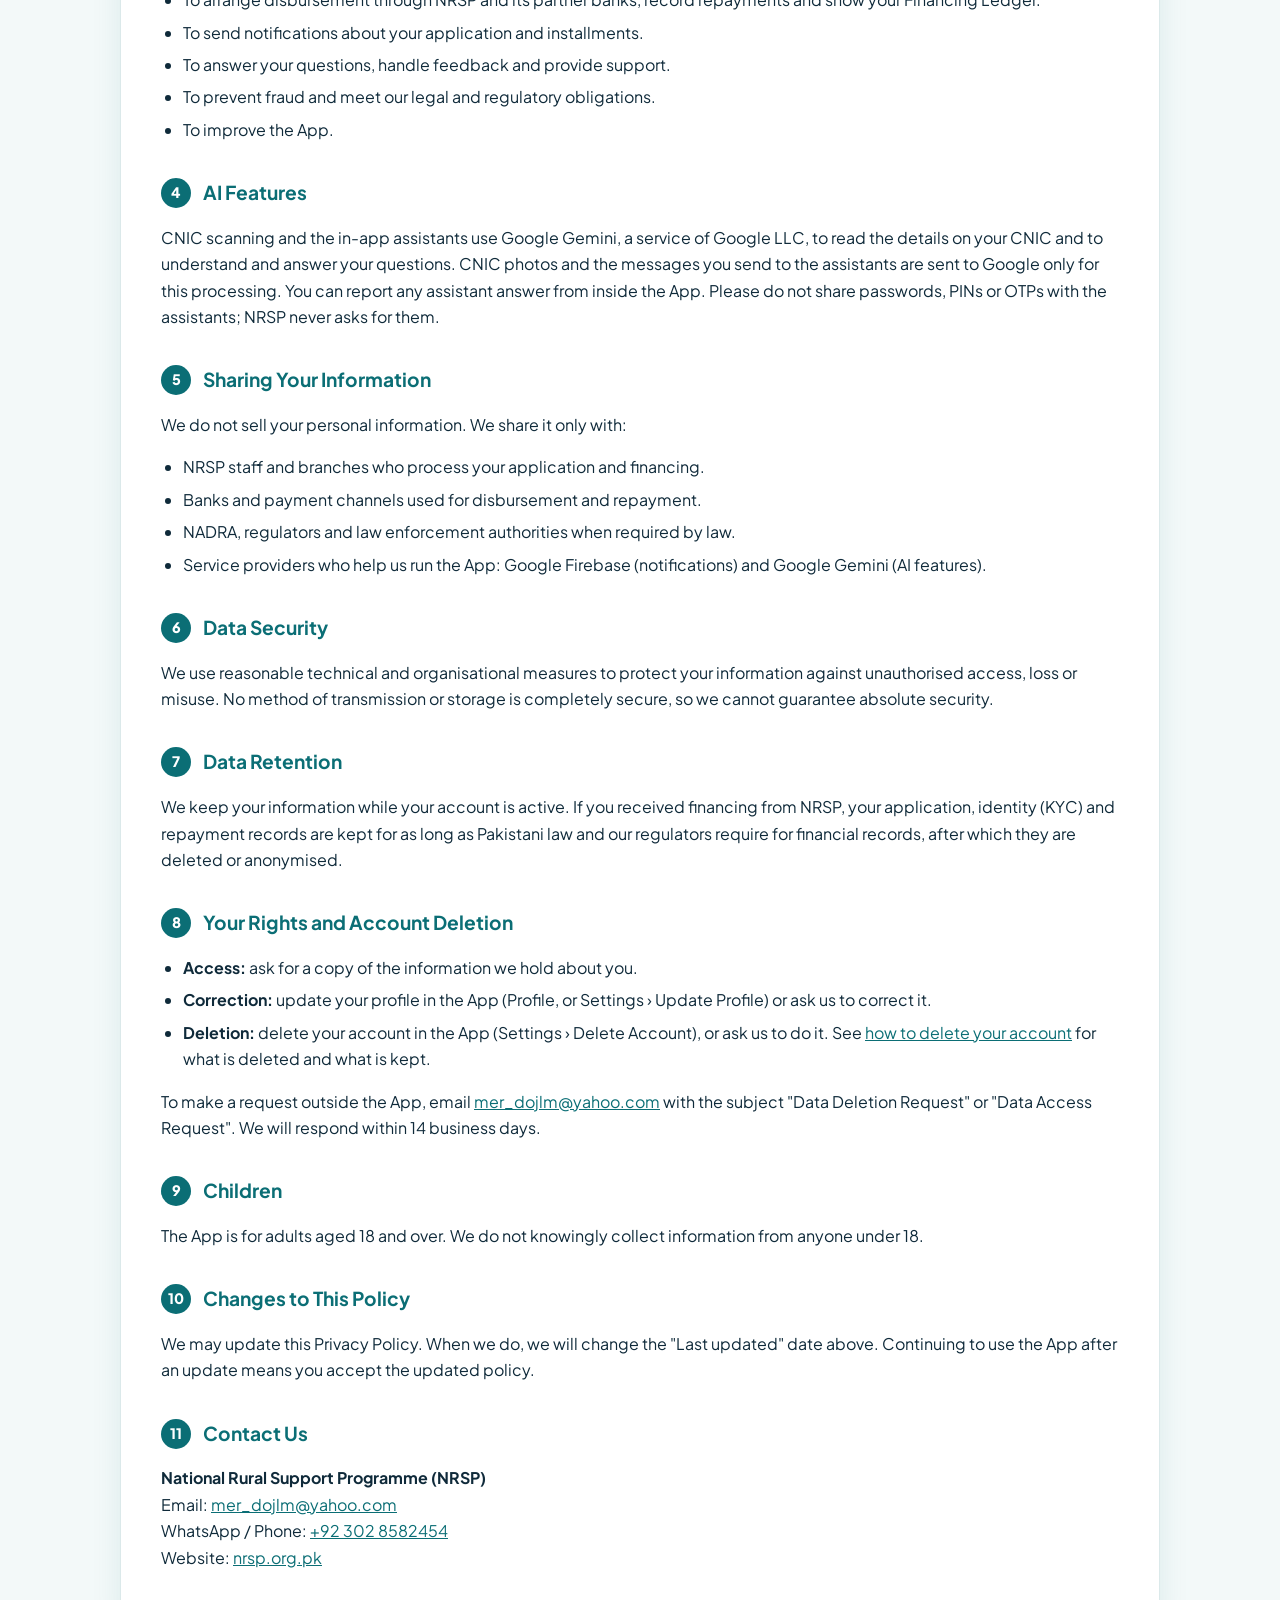
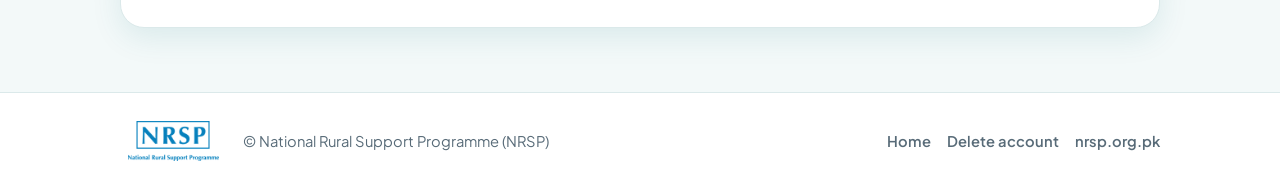
<file: docs/privacy-policy.html>
<!DOCTYPE html>
<html lang="en">
<head>
<meta charset="UTF-8">
<meta name="viewport" content="width=device-width, initial-scale=1.0">
<title>Privacy Policy - Asaan Finance by NRSP</title>
<meta name="description" content="How the Asaan Finance app by NRSP collects, uses, shares and protects your information.">
<meta name="theme-color" content="#0b6e75">
<link rel="icon" type="image/png" href="assets/favicon.png">
<link rel="apple-touch-icon" href="assets/apple-touch-icon.png">
<link rel="preconnect" href="https://fonts.googleapis.com">
<link rel="preconnect" href="https://fonts.gstatic.com" crossorigin>
<link href="https://fonts.googleapis.com/css2?family=Plus+Jakarta+Sans:wght@400;500;600;700;800&display=swap" rel="stylesheet">
<link rel="stylesheet" href="style.css">
</head>
<body>
<header class="site-header">
  <div class="wrap">
    <a class="logo-chip" href="index.html" aria-label="Asaan Finance home"><img src="assets/asaan-finance-logo.png" alt="Asaan Finance"></a>
    <nav class="nav" aria-label="Main">
      <a href="index.html">Home</a>
      <a href="privacy-policy.html" aria-current="page">Privacy</a>
      <a href="delete-account.html">Delete account</a>
    </nav>
    <span class="nrsp-chip"><img src="assets/nrsp-logo.png" alt="National Rural Support Programme (NRSP)"></span>
  </div>
</header>

<section class="page-hero">
  <div class="wrap">
    <a class="back" href="index.html">&larr; Asaan Finance</a>
    <h1>Privacy Policy</h1>
    <p>Last updated: 22 October 2026</p>
  </div>
</section>

<main class="wrap doc">
  <article class="doc-card">
    <p>This Privacy Policy explains how the National Rural Support Programme (NRSP) (&quot;NRSP&quot;, &quot;we&quot;, &quot;our&quot; or &quot;us&quot;) collects, uses, shares and protects your information when you use the Asaan Finance mobile app (the &quot;App&quot;). The App lets you apply for NRSP&#x27;s Sharia-compliant micro-financing and follow your financing and repayments.</p>
    <p>By registering for or using the App, you agree to this Privacy Policy. If you do not agree, please do not use the App.</p>

    <nav class="toc" aria-label="Contents">
      <a href="#collect">Information we collect</a>
      <a href="#permissions">Permissions</a>
      <a href="#use">How we use it</a>
      <a href="#ai">AI features</a>
      <a href="#sharing">Sharing</a>
      <a href="#security">Security</a>
      <a href="#retention">Retention</a>
      <a href="#rights">Your rights</a>
      <a href="#contact">Contact</a>
    </nav>

    <h2 id="collect"><span class="num">1</span>Information We Collect</h2>
    <h3>Information you give us</h3>
    <ul>
      <li><strong>Identity details:</strong> full name, CNIC number, CNIC issue and expiry dates, date of birth, gender and marital status.</li>
      <li><strong>Contact details:</strong> mobile number, present and permanent address, district and tehsil.</li>
      <li><strong>Photos:</strong> your profile photo and photos of the front and back of your CNIC.</li>
      <li><strong>Bank details:</strong> bank name and IBAN.</li>
      <li><strong>Financing details:</strong> purpose, amount and duration of financing, business or occupation details, source of income and nearest NRSP branch city.</li>
      <li><strong>Support:</strong> feedback (and any picture you attach) and the messages or voice questions you send to the in-app assistants.</li>
    </ul>
    <h3>Information collected automatically</h3>
    <ul>
      <li>A notification token (Google Firebase Cloud Messaging) so we can send you updates about your application.</li>
      <li>Your device ID at registration, and basic technical information (such as app version and device model) needed to keep the App working.</li>
    </ul>
    <div class="note"><svg class="icon" viewBox="0 0 24 24"><path d="M12 2C6.48 2 2 6.48 2 12s4.48 10 10 10 10-4.48 10-10S17.52 2 12 2zm1 15h-2v-6h2v6zm0-8h-2V7h2v2z"/></svg><div>The App does not show advertisements, does not use an advertising ID and does not use your location.</div></div>

    <h2 id="permissions"><span class="num">2</span>App Permissions</h2>
    <ul>
      <li><strong>Camera:</strong> to scan your CNIC and take your profile photo.</li>
      <li><strong>Photo picker:</strong> when you choose a picture from your gallery, Android gives the App only the picture you select. The App cannot see your other photos.</li>
      <li><strong>Microphone:</strong> only while you use voice mode in the assistants. Your voice is turned into text to answer you; voice recordings are not stored.</li>
      <li><strong>Notifications:</strong> to tell you about your application status and installments.</li>
      <li><strong>Internet:</strong> to send your application and load your financing records.</li>
    </ul>
    <p>You can withdraw any permission in your phone&#x27;s settings; some features will then stop working.</p>

    <h2 id="use"><span class="num">3</span>How We Use Your Information</h2>
    <ul>
      <li>To create and manage your account and verify your identity.</li>
      <li>To receive, assess and process your financing application, including eligibility checks such as existing NRSP financing, repeat-client status, NADRA biometric verification and AML/CFT screening.</li>
      <li>To arrange disbursement through NRSP and its partner banks, record repayments and show your Financing Ledger.</li>
      <li>To send notifications about your application and installments.</li>
      <li>To answer your questions, handle feedback and provide support.</li>
      <li>To prevent fraud and meet our legal and regulatory obligations.</li>
      <li>To improve the App.</li>
    </ul>

    <h2 id="ai"><span class="num">4</span>AI Features</h2>
    <p>CNIC scanning and the in-app assistants use Google Gemini, a service of Google LLC, to read the details on your CNIC and to understand and answer your questions. CNIC photos and the messages you send to the assistants are sent to Google only for this processing. You can report any assistant answer from inside the App. Please do not share passwords, PINs or OTPs with the assistants; NRSP never asks for them.</p>

    <h2 id="sharing"><span class="num">5</span>Sharing Your Information</h2>
    <p>We do not sell your personal information. We share it only with:</p>
    <ul>
      <li>NRSP staff and branches who process your application and financing.</li>
      <li>Banks and payment channels used for disbursement and repayment.</li>
      <li>NADRA, regulators and law enforcement authorities when required by law.</li>
      <li>Service providers who help us run the App: Google Firebase (notifications) and Google Gemini (AI features).</li>
    </ul>

    <h2 id="security"><span class="num">6</span>Data Security</h2>
    <p>We use reasonable technical and organisational measures to protect your information against unauthorised access, loss or misuse. No method of transmission or storage is completely secure, so we cannot guarantee absolute security.</p>

    <h2 id="retention"><span class="num">7</span>Data Retention</h2>
    <p>We keep your information while your account is active. If you received financing from NRSP, your application, identity (KYC) and repayment records are kept for as long as Pakistani law and our regulators require for financial records, after which they are deleted or anonymised.</p>

    <h2 id="rights"><span class="num">8</span>Your Rights and Account Deletion</h2>
    <ul>
      <li><strong>Access:</strong> ask for a copy of the information we hold about you.</li>
      <li><strong>Correction:</strong> update your profile in the App (Profile, or Settings &rsaquo; Update Profile) or ask us to correct it.</li>
      <li><strong>Deletion:</strong> delete your account in the App (Settings &rsaquo; Delete Account), or ask us to do it. See <a href="delete-account.html">how to delete your account</a> for what is deleted and what is kept.</li>
    </ul>
    <p>To make a request outside the App, email <a href="mailto:mer_dojlm@yahoo.com">mer_dojlm@yahoo.com</a> with the subject &quot;Data Deletion Request&quot; or &quot;Data Access Request&quot;. We will respond within 14 business days.</p>

    <h2 id="children"><span class="num">9</span>Children</h2>
    <p>The App is for adults aged 18 and over. We do not knowingly collect information from anyone under 18.</p>

    <h2 id="changes"><span class="num">10</span>Changes to This Policy</h2>
    <p>We may update this Privacy Policy. When we do, we will change the &quot;Last updated&quot; date above. Continuing to use the App after an update means you accept the updated policy.</p>

    <h2 id="contact"><span class="num">11</span>Contact Us</h2>
    <p><strong>National Rural Support Programme (NRSP)</strong><br>
    Email: <a href="mailto:mer_dojlm@yahoo.com">mer_dojlm@yahoo.com</a><br>
    WhatsApp / Phone: <a href="tel:+923028582454">+92 302 8582454</a><br>
    Website: <a href="https://nrsp.org.pk">nrsp.org.pk</a></p>
  </article>
</main>

<footer class="site-footer">
  <div class="wrap">
    <span class="chip"><img src="assets/nrsp-logo.png" alt="National Rural Support Programme (NRSP)"></span>
    <span>&copy; National Rural Support Programme (NRSP)</span>
    <nav aria-label="Footer">
      <a href="index.html">Home</a>
      <a href="delete-account.html">Delete account</a>
      <a href="https://nrsp.org.pk">nrsp.org.pk</a>
    </nav>
  </div>
</footer>
</body>
</html>
</file>
<file: docs/style.css>
/* Asaan Finance public pages (GitHub Pages). Same look as the app: teal gradient, rounded cards,
   soft teal icon circles, amber notes. Light and dark mode. */
:root {
  --bg: #f3f9f9;
  --surface: #ffffff;
  --surface-2: #e9f6f6;
  --text: #0f2a3a;
  --muted: #586b78;
  --line: #dbe9ea;
  --teal: #00a8b0;
  --teal-deep: #0b6e75;
  --teal-soft: #ddf3f3;
  --on-teal: #ffffff;
  --amber-bg: #fff5dd;
  --amber-text: #6f4a00;
  --amber-icon: #f5a524;
  --green: #1fa855;
  --red: #c62828;
  --shadow: 0 10px 30px rgba(11, 110, 117, .10);
  --radius: 20px;
}
@media (prefers-color-scheme: dark) {
  :root {
    --bg: #0e1517;
    --surface: #172225;
    --surface-2: #1c2a2e;
    --text: #e9f0f2;
    --muted: #9fb1bb;
    --line: #26373b;
    --teal: #3ccfd5;
    --teal-deep: #7fdcdf;
    --teal-soft: #13353a;
    --amber-bg: #2d2513;
    --amber-text: #f2c875;
    --red: #ef7c7c;
    --shadow: 0 10px 30px rgba(0, 0, 0, .35);
  }
}

* { box-sizing: border-box; }
html { scroll-behavior: smooth; }
body {
  margin: 0;
  background: var(--bg);
  color: var(--text);
  font: 16px/1.65 "Plus Jakarta Sans", "Segoe UI", Roboto, Arial, sans-serif;
  -webkit-font-smoothing: antialiased;
}
img { max-width: 100%; display: block; }
a { color: var(--teal-deep); }
.wrap { width: 100%; max-width: 1080px; margin: 0 auto; padding: 0 20px; }
.ur {
  font-family: "Noto Nastaliq Urdu", "Jameel Noori Nastaleeq", serif;
  line-height: 2.1;
}
.icon { width: 24px; height: 24px; fill: currentColor; flex: none; }

/* ---------- Header ---------- */
.site-header {
  position: sticky; top: 0; z-index: 10;
  background: color-mix(in srgb, var(--surface) 92%, transparent);
  backdrop-filter: blur(10px);
  border-bottom: 1px solid var(--line);
}
.site-header .wrap { display: flex; align-items: center; gap: 16px; min-height: 68px; }
.logo-chip {
  display: inline-flex; align-items: center;
  background: #fff; border-radius: 12px; padding: 6px 10px;
}
.logo-chip img { height: 34px; width: auto; }
.nav { margin-left: auto; display: flex; gap: 4px; flex-wrap: wrap; }
.nav a {
  color: var(--text); text-decoration: none; font-weight: 600; font-size: .95rem;
  padding: 8px 12px; border-radius: 10px;
}
.nav a:hover, .nav a[aria-current="page"] { background: var(--teal-soft); color: var(--teal-deep); }
.nrsp-chip { display: none; }
@media (max-width: 560px) {
  .site-header .wrap { flex-wrap: wrap; gap: 6px; padding-top: 8px; padding-bottom: 6px; }
  .logo-chip img { height: 30px; }
  .nav { margin-left: 0; width: 100%; justify-content: space-between; flex-wrap: nowrap; }
  .nav a { padding: 6px 10px; font-size: .9rem; }
}
@media (min-width: 860px) {
  .nrsp-chip { display: inline-flex; background: #fff; border-radius: 10px; padding: 4px 8px; }
  .nrsp-chip img { height: 36px; width: auto; }
}

/* ---------- Hero ---------- */
.hero {
  position: relative; overflow: hidden;
  background: linear-gradient(135deg, #0b6e75 0%, #00a8b0 100%);
  color: var(--on-teal);
}
.hero::before, .hero::after {
  content: ""; position: absolute; border-radius: 50%;
  background: rgba(255, 255, 255, .08);
}
.hero::before { width: 520px; height: 520px; right: -120px; top: -160px; }
.hero::after { width: 300px; height: 300px; left: -120px; bottom: -160px; }
.hero .wrap {
  position: relative; z-index: 1;
  display: grid; grid-template-columns: 1.05fr .95fr; gap: 24px; align-items: center;
  padding-top: 56px; padding-bottom: 56px;
}
.pill {
  display: inline-flex; align-items: center; gap: 8px;
  background: rgba(255, 255, 255, .16); color: #fff;
  padding: 6px 14px; border-radius: 999px; font-size: .9rem; font-weight: 600;
}
.hero h1 { font-size: clamp(2rem, 5vw, 3.2rem); line-height: 1.12; margin: 18px 0 6px; letter-spacing: -.02em; }
.hero .ur { font-size: clamp(1.4rem, 3.4vw, 2rem); margin: 0 0 10px; opacity: .95; text-align: left; }
.hero p.lead { font-size: 1.1rem; max-width: 520px; opacity: .95; margin: 0 0 24px; }
.btns { display: flex; gap: 12px; flex-wrap: wrap; }
.btn {
  display: inline-flex; align-items: center; gap: 10px;
  min-height: 50px; padding: 0 22px; border-radius: 14px;
  font-weight: 700; text-decoration: none; font-size: 1rem;
}
.btn-white { background: #fff; color: #0b6e75; box-shadow: 0 8px 20px rgba(0, 0, 0, .15); }
.btn-ghost { border: 2px solid rgba(255, 255, 255, .7); color: #fff; }
.btn-teal { background: var(--teal-deep); color: #fff; }
@media (prefers-color-scheme: dark) { .btn-teal { background: #0b6e75; } }
.btn-green { background: var(--green); color: #fff; }
.btn small { display: block; font-size: .72rem; font-weight: 600; opacity: .8; line-height: 1; }
.btn span { line-height: 1.15; }
.phones { position: relative; height: 470px; }
.phones img {
  position: absolute; width: 210px; height: auto;
  filter: drop-shadow(0 18px 30px rgba(0, 0, 0, .25));
}
.phones .p1 { left: 4%; top: 46px; transform: rotate(-6deg); }
.phones .p2 { left: 32%; top: 0; z-index: 2; width: 230px; }
.phones .p3 { left: 62%; top: 46px; transform: rotate(6deg); }
@media (max-width: 860px) {
  .hero .wrap { grid-template-columns: 1fr; padding-top: 40px; padding-bottom: 32px; }
  .phones { height: 360px; }
  .phones img { width: 160px; }
  .phones .p2 { width: 175px; }
}
@media (max-width: 480px) {
  .phones { height: 300px; }
  .phones img { width: 130px; }
  .phones .p2 { width: 145px; left: 30%; }
  .phones .p1 { left: 0; }
  .phones .p3 { left: auto; right: 0; }
}

/* ---------- Trust strip ---------- */
.trust { margin-top: -28px; position: relative; z-index: 2; }
.trust .row {
  display: grid; grid-template-columns: repeat(3, 1fr); gap: 12px;
  background: var(--surface); border: 1px solid var(--line); border-radius: var(--radius);
  box-shadow: var(--shadow); padding: 16px;
}
.trust .item { display: flex; align-items: center; gap: 12px; font-weight: 700; }
.trust .item span { display: block; font-weight: 500; color: var(--muted); font-size: .9rem; }
@media (max-width: 760px) { .trust .row { grid-template-columns: 1fr; } }

/* ---------- Sections ---------- */
section.block { padding: 64px 0 8px; }
.section-title { font-size: clamp(1.5rem, 3vw, 2rem); margin: 0 0 6px; letter-spacing: -.01em; }
.section-sub { color: var(--muted); margin: 0 0 28px; max-width: 620px; }
.grid { display: grid; gap: 16px; }
.grid-3 { grid-template-columns: repeat(3, 1fr); }
.grid-2 { grid-template-columns: repeat(2, 1fr); }
@media (max-width: 860px) { .grid-3 { grid-template-columns: repeat(2, 1fr); } }
@media (max-width: 600px) { .grid-3, .grid-2 { grid-template-columns: 1fr; } }
.card {
  background: var(--surface); border: 1px solid var(--line); border-radius: var(--radius);
  padding: 22px;
}
.card h3 { margin: 14px 0 6px; font-size: 1.08rem; }
.card p { margin: 0; color: var(--muted); }
.icon-circle {
  width: 52px; height: 52px; border-radius: 50%;
  display: grid; place-items: center;
  background: var(--teal-soft); color: var(--teal-deep);
}
.icon-circle.red { background: color-mix(in srgb, var(--red) 14%, transparent); color: var(--red); }
.icon-circle.green { background: color-mix(in srgb, var(--green) 16%, transparent); color: var(--green); }

/* Steps */
.steps { counter-reset: s; display: grid; gap: 14px; grid-template-columns: repeat(4, 1fr); }
@media (max-width: 860px) { .steps { grid-template-columns: repeat(2, 1fr); } }
@media (max-width: 520px) { .steps { grid-template-columns: 1fr; } }
.step { position: relative; }
.num {
  flex: none;
  width: 34px; height: 34px; border-radius: 50%;
  display: grid; place-items: center;
  background: var(--teal-deep); color: #fff; font-weight: 800;
}
@media (prefers-color-scheme: dark) { .num { color: #0f2a3a; } }
.list-steps { list-style: none; padding: 0; margin: 14px 0 0; display: grid; gap: 12px; }
.list-steps li { display: flex; gap: 12px; align-items: flex-start; color: var(--text); }
.list-steps .num { width: 28px; height: 28px; font-size: .9rem; margin-top: 1px; }

/* Notes */
.note {
  display: flex; gap: 12px; align-items: flex-start;
  background: var(--amber-bg); color: var(--amber-text);
  border-radius: 16px; padding: 14px 16px; margin: 16px 0;
}
.note .icon { color: var(--amber-icon); margin-top: 2px; }
.checks { list-style: none; padding: 0; margin: 12px 0 0; display: grid; gap: 10px; }
.checks li { display: flex; gap: 10px; align-items: flex-start; }
.checks .icon { width: 20px; height: 20px; margin-top: 3px; color: var(--green); }

/* Link tiles */
.tile {
  display: flex; gap: 16px; align-items: center;
  background: var(--surface); border: 1px solid var(--line); border-radius: var(--radius);
  padding: 20px; text-decoration: none; color: var(--text);
  transition: transform .15s ease, box-shadow .15s ease;
}
.tile:hover { transform: translateY(-2px); box-shadow: var(--shadow); }
.tile strong { display: block; font-size: 1.05rem; }
.tile span { color: var(--muted); font-size: .95rem; }

/* Contact */
.contact {
  background: linear-gradient(135deg, #0b6e75, #00a8b0); color: #fff;
  border-radius: 24px; padding: 28px; margin-top: 16px;
  display: grid; grid-template-columns: 1fr auto; gap: 20px; align-items: center;
}
.contact h3 { margin: 0 0 4px; font-size: 1.3rem; }
.contact p { margin: 0; opacity: .92; }
.contact .btns .btn { min-height: 46px; }
@media (max-width: 760px) { .contact { grid-template-columns: 1fr; } }

/* ---------- Document pages ---------- */
.page-hero {
  background: linear-gradient(135deg, #0b6e75, #00a8b0); color: #fff;
  padding: 40px 0 72px;
}
.page-hero h1 { margin: 10px 0 6px; font-size: clamp(1.8rem, 4vw, 2.5rem); line-height: 1.15; }
.page-hero p { margin: 0; opacity: .92; }
.back { color: #fff; text-decoration: none; font-weight: 600; display: inline-flex; gap: 6px; align-items: center; opacity: .9; }
.doc { margin-top: -44px; position: relative; }
.doc-card {
  background: var(--surface); border: 1px solid var(--line); border-radius: 24px;
  box-shadow: var(--shadow); padding: clamp(20px, 4vw, 40px);
}
.doc-card h2 {
  display: flex; align-items: center; gap: 12px;
  font-size: 1.2rem; margin: 34px 0 10px; color: var(--teal-deep);
}
.doc-card h2:first-child { margin-top: 0; }
.doc-card h2 .num { width: 30px; height: 30px; font-size: .9rem; }
.doc-card h3 { font-size: 1rem; margin: 18px 0 4px; }
.doc-card p, .doc-card li { color: var(--text); }
.doc-card ul { padding-left: 22px; }
.doc-card li { margin: 6px 0; }
.toc { display: flex; flex-wrap: wrap; gap: 8px; margin: 0 0 8px; }
.toc a {
  background: var(--teal-soft); color: var(--teal-deep); text-decoration: none;
  font-weight: 600; font-size: .88rem; padding: 6px 12px; border-radius: 999px;
}
.muted { color: var(--muted); }
section.ur-block { margin-top: 32px; }
section.ur-block .doc-card { direction: rtl; text-align: right; }
section.ur-block h2 { font-family: inherit; }

/* ---------- Footer ---------- */
.site-footer { margin-top: 64px; border-top: 1px solid var(--line); background: var(--surface); }
.site-footer .wrap {
  display: flex; align-items: center; gap: 16px; flex-wrap: wrap;
  padding-top: 24px; padding-bottom: 28px; color: var(--muted); font-size: .92rem;
}
.site-footer .chip { background: #fff; border-radius: 10px; padding: 4px 8px; display: inline-flex; }
.site-footer .chip img { height: 40px; width: auto; }
.site-footer nav { margin-left: auto; display: flex; gap: 16px; flex-wrap: wrap; }
.site-footer nav a { color: var(--muted); text-decoration: none; font-weight: 600; }
.site-footer nav a:hover { color: var(--teal-deep); }
</file>
